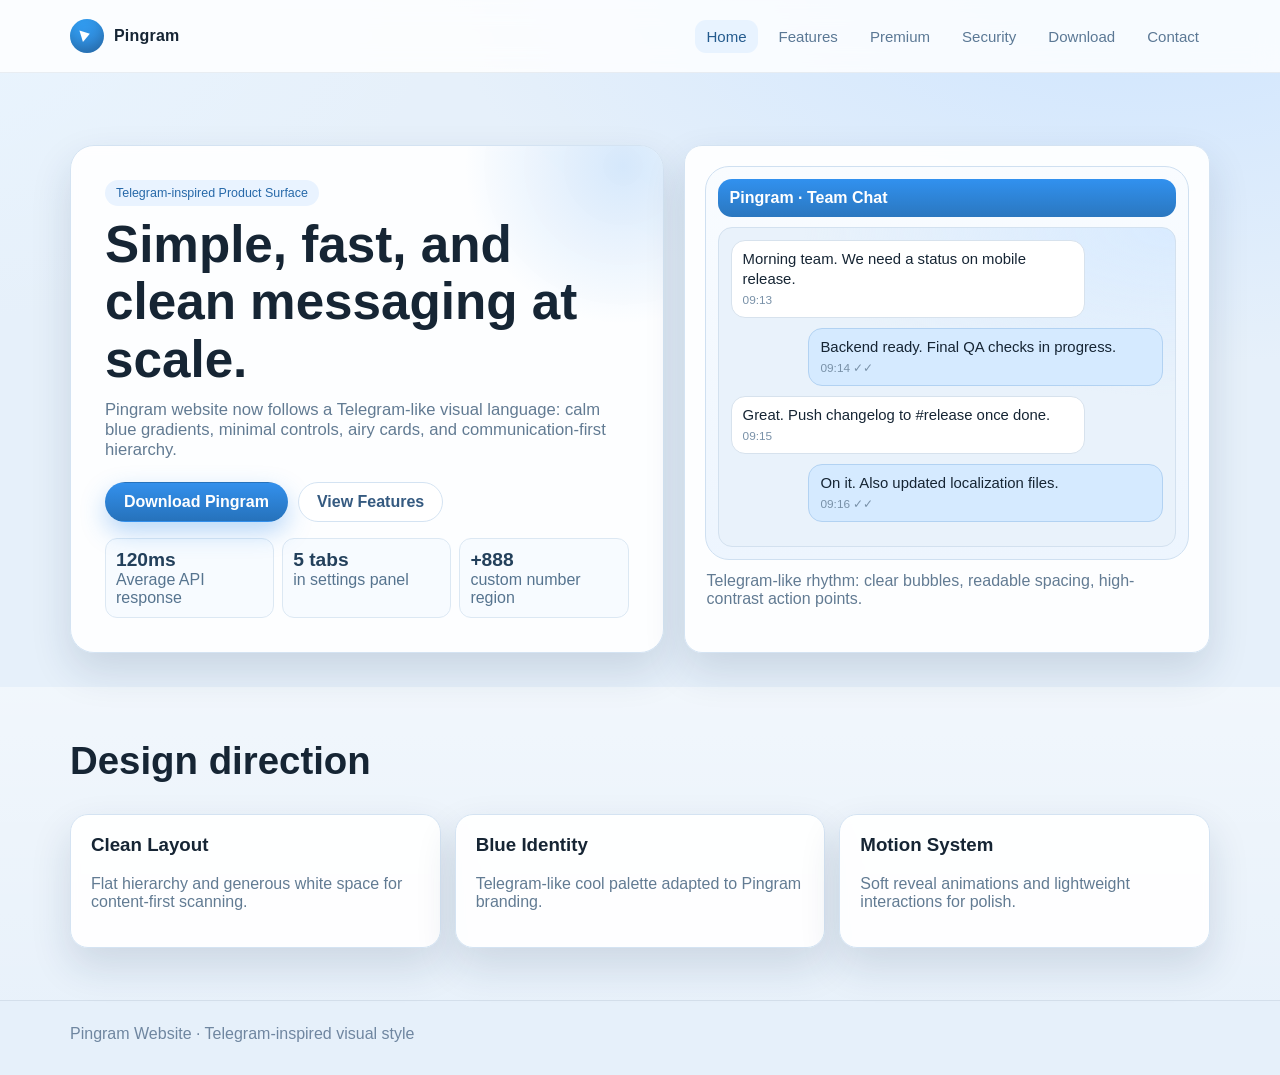
<file: index.html>
<!doctype html>
<html lang="en">
<head>
  <meta charset="UTF-8" />
  <meta name="viewport" content="width=device-width,initial-scale=1" />
  <title>Pingram - Telegram-style Website</title>
  <link rel="preconnect" href="https://fonts.googleapis.com" />
  <link rel="preconnect" href="https://fonts.gstatic.com" crossorigin />
  <link href="https://fonts.googleapis.com/css2?family=Inter:wght@400;500;600;700&display=swap" rel="stylesheet" />
  <link rel="stylesheet" href="css/style.css" />
</head>
<body>
  <header class="topbar">
    <div class="container row">
      <a class="brand" href="index.html"><span class="brand-badge"></span>Pingram</a>
      <button class="mobile-toggle">Menu</button>
      <nav class="nav">
        <a class="active" href="index.html">Home</a>
        <a href="features.html">Features</a>
        <a href="premium.html">Premium</a>
        <a href="security.html">Security</a>
        <a href="download.html">Download</a>
        <a href="contact.html">Contact</a>
      </nav>
    </div>
  </header>

  <main>
    <section class="hero">
      <div class="container hero-grid">
        <div class="hero-panel reveal">
          <span class="badge">Telegram-inspired Product Surface</span>
          <h1>Simple, fast, and clean messaging at scale.</h1>
          <p class="lead">Pingram website now follows a Telegram-like visual language: calm blue gradients, minimal controls, airy cards, and communication-first hierarchy.</p>
          <div class="actions">
            <a class="btn primary" href="download.html">Download Pingram</a>
            <a class="btn secondary" href="features.html">View Features</a>
          </div>
          <div class="kpis">
            <div class="kpi"><strong>120ms</strong>Average API response</div>
            <div class="kpi"><strong>5 tabs</strong>in settings panel</div>
            <div class="kpi"><strong>+888</strong>custom number region</div>
          </div>
        </div>

        <div class="card reveal">
          <div class="phone-mock">
            <div class="phone-top">Pingram · Team Chat</div>
            <div class="chat-area">
              <div class="msg in">Morning team. We need a status on mobile release.<span class="time">09:13</span></div>
              <div class="msg out">Backend ready. Final QA checks in progress.<span class="time">09:14 ✓✓</span></div>
              <div class="msg in">Great. Push changelog to #release once done.<span class="time">09:15</span></div>
              <div class="msg out">On it. Also updated localization files.<span class="time">09:16 ✓✓</span></div>
            </div>
          </div>
          <p class="muted" style="margin:12px 2px 0;">Telegram-like rhythm: clear bubbles, readable spacing, high-contrast action points.</p>
        </div>
      </div>
    </section>

    <section class="section alt">
      <div class="container">
        <h2 class="reveal">Design direction</h2>
        <div class="grid-3">
          <article class="card reveal"><h3>Clean Layout</h3><p class="muted">Flat hierarchy and generous white space for content-first scanning.</p></article>
          <article class="card reveal"><h3>Blue Identity</h3><p class="muted">Telegram-like cool palette adapted to Pingram branding.</p></article>
          <article class="card reveal"><h3>Motion System</h3><p class="muted">Soft reveal animations and lightweight interactions for polish.</p></article>
        </div>
      </div>
    </section>
  </main>

  <footer class="footer">
    <div class="container">Pingram Website · Telegram-inspired visual style</div>
  </footer>
  <script src="js/main.js"></script>
</body>
</html>
</file>
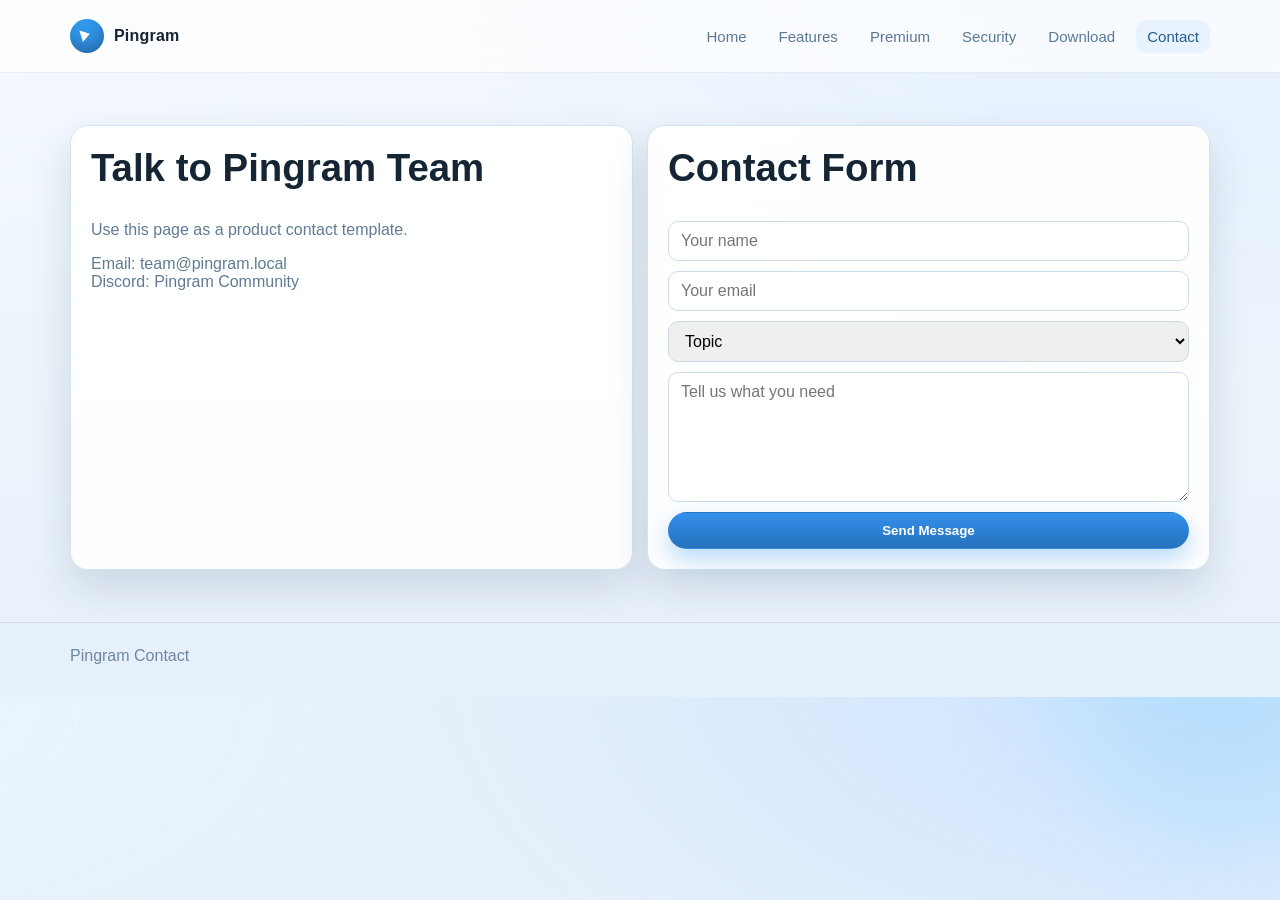
<file: contact.html>
<!doctype html>
<html lang="en">
<head>
  <meta charset="UTF-8" />
  <meta name="viewport" content="width=device-width,initial-scale=1" />
  <title>Pingram Contact</title>
  <link rel="preconnect" href="https://fonts.googleapis.com" />
  <link rel="preconnect" href="https://fonts.gstatic.com" crossorigin />
  <link href="https://fonts.googleapis.com/css2?family=Inter:wght@400;500;600;700&display=swap" rel="stylesheet" />
  <link rel="stylesheet" href="css/style.css" />
</head>
<body>
  <header class="topbar"><div class="container row"><a class="brand" href="index.html"><span class="brand-badge"></span>Pingram</a><button class="mobile-toggle">Menu</button><nav class="nav"><a href="index.html">Home</a><a href="features.html">Features</a><a href="premium.html">Premium</a><a href="security.html">Security</a><a href="download.html">Download</a><a class="active" href="contact.html">Contact</a></nav></div></header>
  <main class="section alt">
    <div class="container grid-2">
      <article class="card reveal">
        <h2>Talk to Pingram Team</h2>
        <p class="muted">Use this page as a product contact template.</p>
        <p class="muted">Email: team@pingram.local<br>Discord: Pingram Community</p>
      </article>
      <article class="card reveal">
        <h2>Contact Form</h2>
        <form class="form" id="contact-form">
          <input type="text" placeholder="Your name" required />
          <input type="email" placeholder="Your email" required />
          <select required>
            <option value="">Topic</option>
            <option>Partnership</option>
            <option>Technical support</option>
            <option>Premium billing</option>
          </select>
          <textarea placeholder="Tell us what you need" required></textarea>
          <button class="btn primary" type="submit">Send Message</button>
          <div class="notice" id="form-notice">Message sent. We'll contact you soon.</div>
        </form>
      </article>
    </div>
  </main>
  <footer class="footer"><div class="container">Pingram Contact</div></footer>
  <script src="js/main.js"></script>
  <script src="js/contact.js"></script>
</body>
</html>
</file>
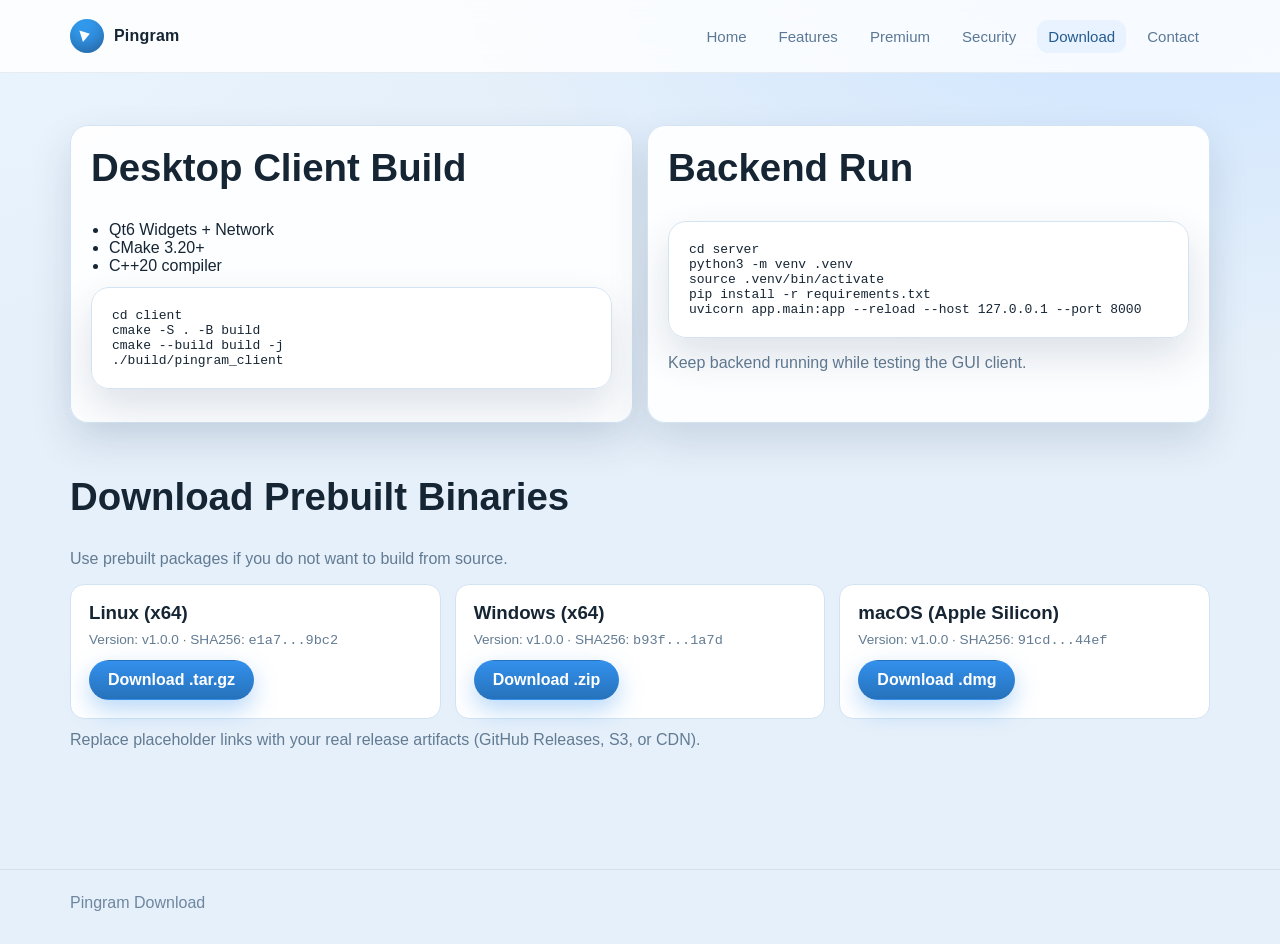
<file: download.html>
<!doctype html>
<html lang="en">
<head>
  <meta charset="UTF-8" />
  <meta name="viewport" content="width=device-width,initial-scale=1" />
  <title>Pingram Download</title>
  <link rel="preconnect" href="https://fonts.googleapis.com" />
  <link rel="preconnect" href="https://fonts.gstatic.com" crossorigin />
  <link href="https://fonts.googleapis.com/css2?family=Inter:wght@400;500;600;700&display=swap" rel="stylesheet" />
  <link rel="stylesheet" href="css/style.css" />
</head>
<body>
  <header class="topbar"><div class="container row"><a class="brand" href="index.html"><span class="brand-badge"></span>Pingram</a><button class="mobile-toggle">Menu</button><nav class="nav"><a href="index.html">Home</a><a href="features.html">Features</a><a href="premium.html">Premium</a><a href="security.html">Security</a><a class="active" href="download.html">Download</a><a href="contact.html">Contact</a></nav></div></header>
  <main class="section">
    <div class="container grid-2">
      <article class="card reveal">
        <h2>Desktop Client Build</h2>
        <ul class="download-list">
          <li>Qt6 Widgets + Network</li>
          <li>CMake 3.20+</li>
          <li>C++20 compiler</li>
        </ul>
        <pre class="card" style="margin-top:12px; white-space:pre-wrap;">cd client
cmake -S . -B build
cmake --build build -j
./build/pingram_client</pre>
      </article>
      <article class="card reveal">
        <h2>Backend Run</h2>
        <pre class="card" style="white-space:pre-wrap;">cd server
python3 -m venv .venv
source .venv/bin/activate
pip install -r requirements.txt
uvicorn app.main:app --reload --host 127.0.0.1 --port 8000</pre>
        <p class="muted">Keep backend running while testing the GUI client.</p>
      </article>
    </div>

    <div class="container section">
      <h2 class="reveal">Download Prebuilt Binaries</h2>
      <p class="muted reveal">Use prebuilt packages if you do not want to build from source.</p>
      <div class="download-grid">
        <article class="bin-card reveal">
          <h3>Linux (x64)</h3>
          <p class="bin-meta">Version: v1.0.0 · SHA256: <code>e1a7...9bc2</code></p>
          <a class="btn primary" href="https://example.com/pingram/pingram-client-linux-x64.tar.gz">Download .tar.gz</a>
        </article>
        <article class="bin-card reveal">
          <h3>Windows (x64)</h3>
          <p class="bin-meta">Version: v1.0.0 · SHA256: <code>b93f...1a7d</code></p>
          <a class="btn primary" href="https://example.com/pingram/pingram-client-win-x64.zip">Download .zip</a>
        </article>
        <article class="bin-card reveal">
          <h3>macOS (Apple Silicon)</h3>
          <p class="bin-meta">Version: v1.0.0 · SHA256: <code>91cd...44ef</code></p>
          <a class="btn primary" href="https://example.com/pingram/pingram-client-macos-arm64.dmg">Download .dmg</a>
        </article>
      </div>
      <p class="muted" style="margin-top:12px;">Replace placeholder links with your real release artifacts (GitHub Releases, S3, or CDN).</p>
    </div>
  </main>
  <footer class="footer"><div class="container">Pingram Download</div></footer>
  <script src="js/main.js"></script>
</body>
</html>
</file>
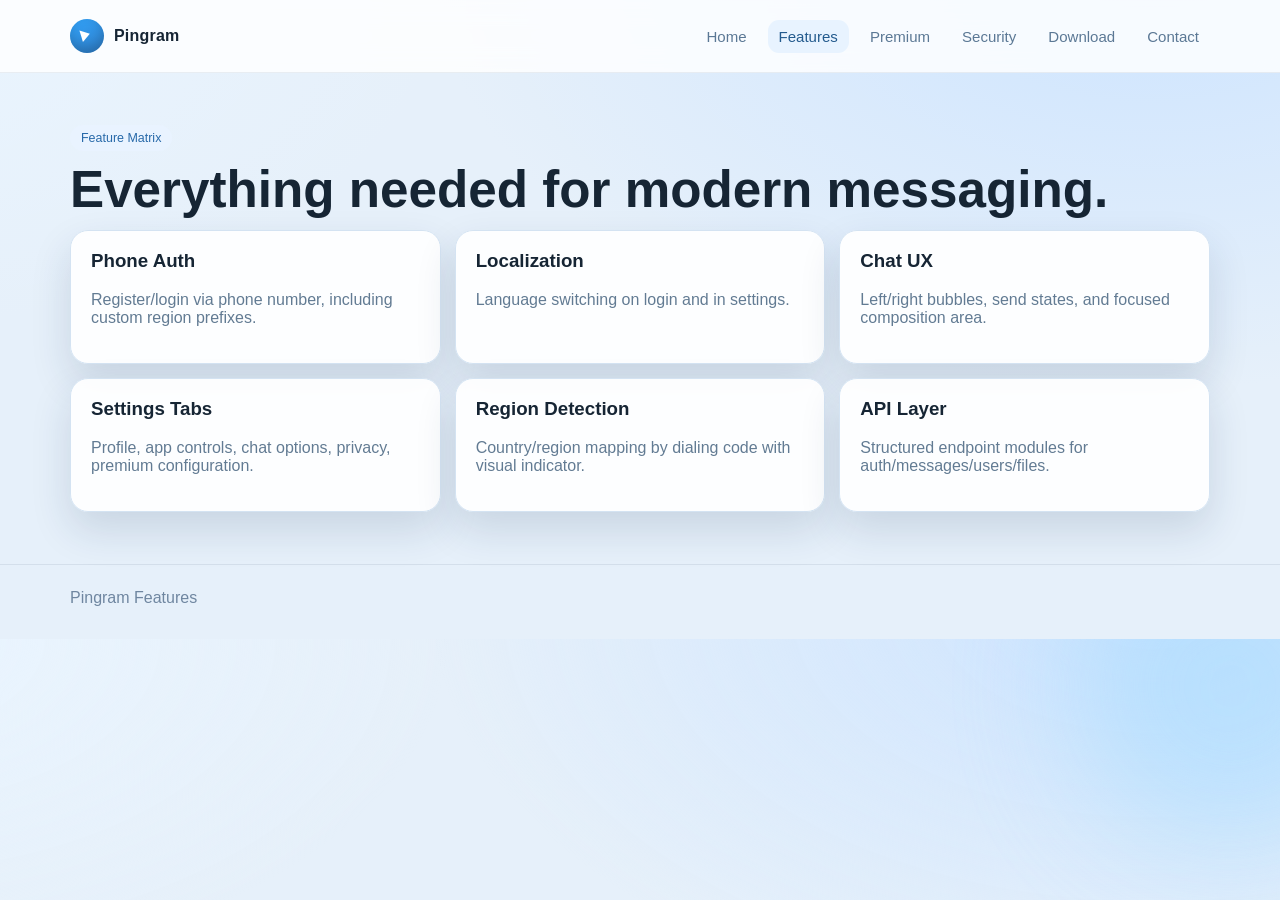
<file: features.html>
<!doctype html>
<html lang="en">
<head>
  <meta charset="UTF-8" />
  <meta name="viewport" content="width=device-width,initial-scale=1" />
  <title>Pingram Features</title>
  <link rel="preconnect" href="https://fonts.googleapis.com" />
  <link rel="preconnect" href="https://fonts.gstatic.com" crossorigin />
  <link href="https://fonts.googleapis.com/css2?family=Inter:wght@400;500;600;700&display=swap" rel="stylesheet" />
  <link rel="stylesheet" href="css/style.css" />
</head>
<body>
  <header class="topbar"><div class="container row"><a class="brand" href="index.html"><span class="brand-badge"></span>Pingram</a><button class="mobile-toggle">Menu</button><nav class="nav"><a href="index.html">Home</a><a class="active" href="features.html">Features</a><a href="premium.html">Premium</a><a href="security.html">Security</a><a href="download.html">Download</a><a href="contact.html">Contact</a></nav></div></header>
  <main class="section">
    <div class="container">
      <span class="badge reveal">Feature Matrix</span>
      <h1 class="reveal">Everything needed for modern messaging.</h1>
      <div class="grid-3">
        <article class="card reveal"><h3>Phone Auth</h3><p class="muted">Register/login via phone number, including custom region prefixes.</p></article>
        <article class="card reveal"><h3>Localization</h3><p class="muted">Language switching on login and in settings.</p></article>
        <article class="card reveal"><h3>Chat UX</h3><p class="muted">Left/right bubbles, send states, and focused composition area.</p></article>
        <article class="card reveal"><h3>Settings Tabs</h3><p class="muted">Profile, app controls, chat options, privacy, premium configuration.</p></article>
        <article class="card reveal"><h3>Region Detection</h3><p class="muted">Country/region mapping by dialing code with visual indicator.</p></article>
        <article class="card reveal"><h3>API Layer</h3><p class="muted">Structured endpoint modules for auth/messages/users/files.</p></article>
      </div>
    </div>
  </main>
  <footer class="footer"><div class="container">Pingram Features</div></footer>
  <script src="js/main.js"></script>
</body>
</html>
</file>
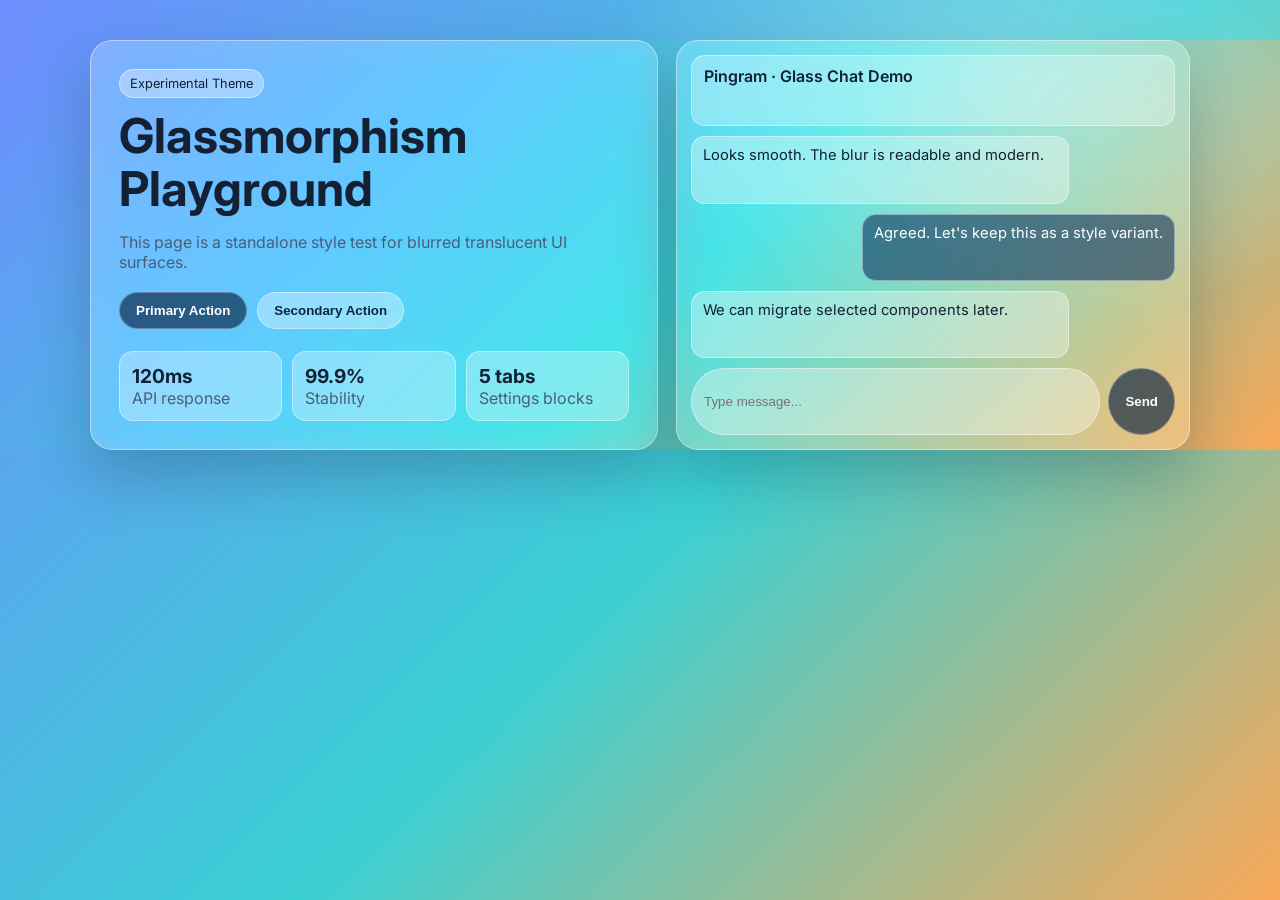
<file: glass-test.html>
<!doctype html>
<html lang="en">
<head>
  <meta charset="UTF-8" />
  <meta name="viewport" content="width=device-width,initial-scale=1" />
  <title>Pingram Glassmorphism Test</title>
  <link rel="preconnect" href="https://fonts.googleapis.com" />
  <link rel="preconnect" href="https://fonts.gstatic.com" crossorigin />
  <link href="https://fonts.googleapis.com/css2?family=Inter:wght@400;500;600;700&display=swap" rel="stylesheet" />
  <link rel="stylesheet" href="css/glassmorphism.css" />
</head>
<body>
  <main class="stage">
    <section class="glass panel">
      <span class="badge">Experimental Theme</span>
      <h1>Glassmorphism Playground</h1>
      <p class="subtitle">This page is a standalone style test for blurred translucent UI surfaces.</p>
      <div class="actions">
        <button class="btn primary">Primary Action</button>
        <button class="btn">Secondary Action</button>
      </div>
      <div class="cards">
        <article class="small-card"><strong>120ms</strong><span class="muted">API response</span></article>
        <article class="small-card"><strong>99.9%</strong><span class="muted">Stability</span></article>
        <article class="small-card"><strong>5 tabs</strong><span class="muted">Settings blocks</span></article>
      </div>
    </section>

    <section class="glass chat-window">
      <div class="chat-top">Pingram · Glass Chat Demo</div>
      <div class="msg">Looks smooth. The blur is readable and modern.</div>
      <div class="msg out">Agreed. Let's keep this as a style variant.</div>
      <div class="msg">We can migrate selected components later.</div>
      <div class="row">
        <input class="input" placeholder="Type message..." />
        <button class="btn primary">Send</button>
      </div>
    </section>
  </main>
</body>
</html>
</file>
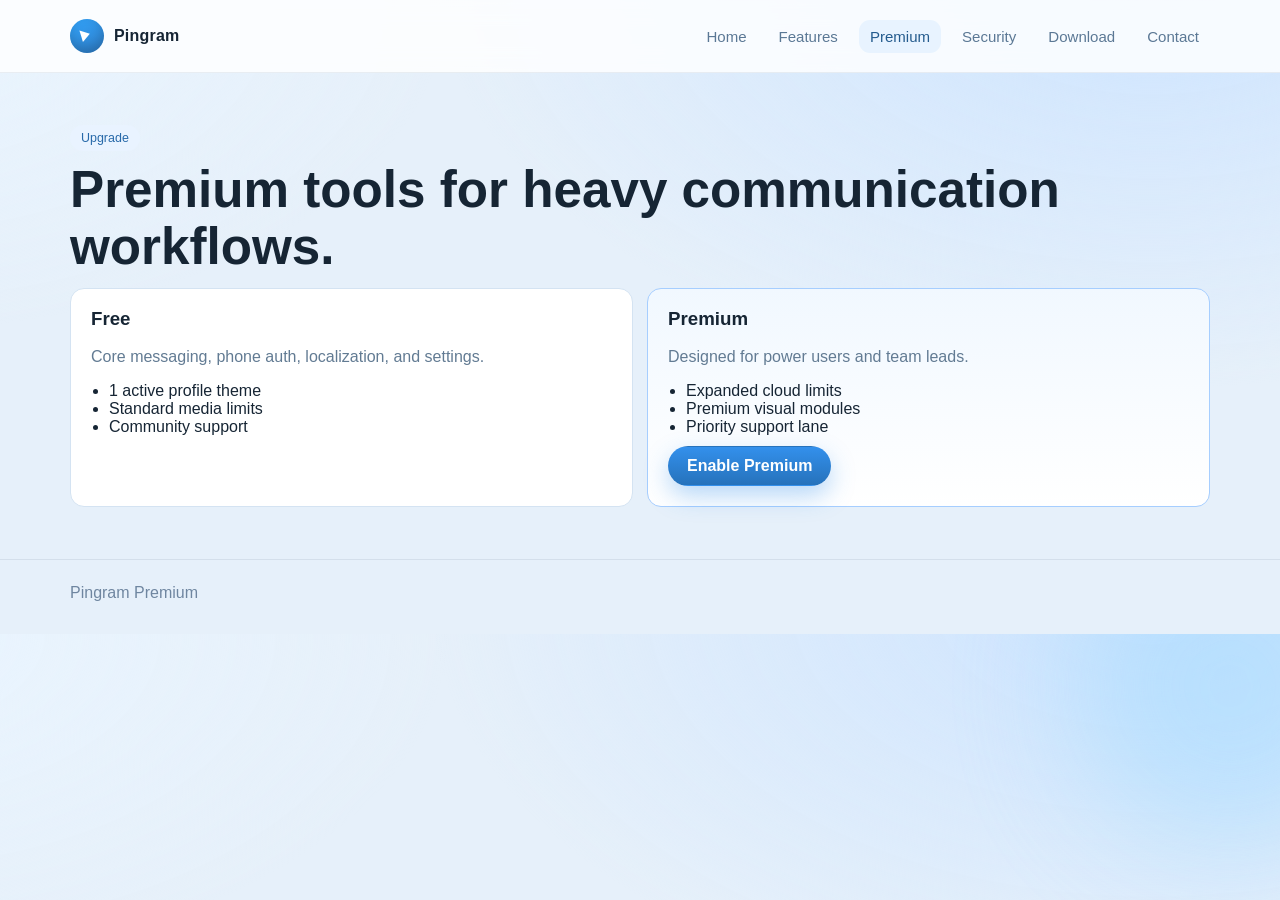
<file: premium.html>
<!doctype html>
<html lang="en">
<head>
  <meta charset="UTF-8" />
  <meta name="viewport" content="width=device-width,initial-scale=1" />
  <title>Pingram Premium</title>
  <link rel="preconnect" href="https://fonts.googleapis.com" />
  <link rel="preconnect" href="https://fonts.gstatic.com" crossorigin />
  <link href="https://fonts.googleapis.com/css2?family=Inter:wght@400;500;600;700&display=swap" rel="stylesheet" />
  <link rel="stylesheet" href="css/style.css" />
</head>
<body>
  <header class="topbar"><div class="container row"><a class="brand" href="index.html"><span class="brand-badge"></span>Pingram</a><button class="mobile-toggle">Menu</button><nav class="nav"><a href="index.html">Home</a><a href="features.html">Features</a><a class="active" href="premium.html">Premium</a><a href="security.html">Security</a><a href="download.html">Download</a><a href="contact.html">Contact</a></nav></div></header>
  <main class="section">
    <div class="container">
      <span class="badge reveal">Upgrade</span>
      <h1 class="reveal">Premium tools for heavy communication workflows.</h1>
      <div class="pricing">
        <article class="price-card reveal">
          <h3>Free</h3>
          <p class="muted">Core messaging, phone auth, localization, and settings.</p>
          <ul class="list"><li>1 active profile theme</li><li>Standard media limits</li><li>Community support</li></ul>
        </article>
        <article class="price-card highlight reveal">
          <h3>Premium</h3>
          <p class="muted">Designed for power users and team leads.</p>
          <ul class="list"><li>Expanded cloud limits</li><li>Premium visual modules</li><li>Priority support lane</li></ul>
          <a class="btn primary" href="download.html" style="margin-top:10px;">Enable Premium</a>
        </article>
      </div>
    </div>
  </main>
  <footer class="footer"><div class="container">Pingram Premium</div></footer>
  <script src="js/main.js"></script>
</body>
</html>
</file>
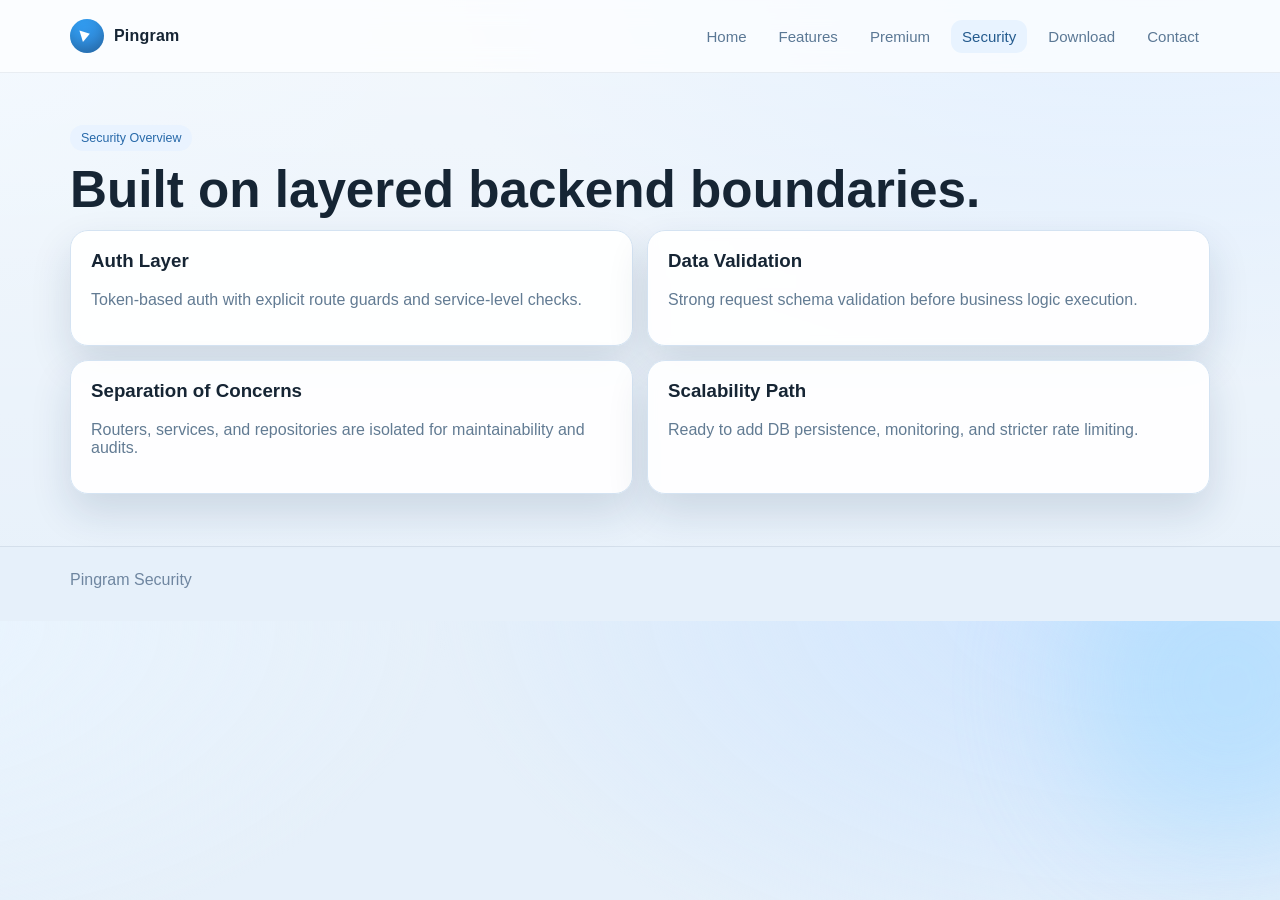
<file: security.html>
<!doctype html>
<html lang="en">
<head>
  <meta charset="UTF-8" />
  <meta name="viewport" content="width=device-width,initial-scale=1" />
  <title>Pingram Security</title>
  <link rel="preconnect" href="https://fonts.googleapis.com" />
  <link rel="preconnect" href="https://fonts.gstatic.com" crossorigin />
  <link href="https://fonts.googleapis.com/css2?family=Inter:wght@400;500;600;700&display=swap" rel="stylesheet" />
  <link rel="stylesheet" href="css/style.css" />
</head>
<body>
  <header class="topbar"><div class="container row"><a class="brand" href="index.html"><span class="brand-badge"></span>Pingram</a><button class="mobile-toggle">Menu</button><nav class="nav"><a href="index.html">Home</a><a href="features.html">Features</a><a href="premium.html">Premium</a><a class="active" href="security.html">Security</a><a href="download.html">Download</a><a href="contact.html">Contact</a></nav></div></header>
  <main class="section alt">
    <div class="container">
      <span class="badge reveal">Security Overview</span>
      <h1 class="reveal">Built on layered backend boundaries.</h1>
      <div class="grid-2">
        <article class="card reveal"><h3>Auth Layer</h3><p class="muted">Token-based auth with explicit route guards and service-level checks.</p></article>
        <article class="card reveal"><h3>Data Validation</h3><p class="muted">Strong request schema validation before business logic execution.</p></article>
        <article class="card reveal"><h3>Separation of Concerns</h3><p class="muted">Routers, services, and repositories are isolated for maintainability and audits.</p></article>
        <article class="card reveal"><h3>Scalability Path</h3><p class="muted">Ready to add DB persistence, monitoring, and stricter rate limiting.</p></article>
      </div>
    </div>
  </main>
  <footer class="footer"><div class="container">Pingram Security</div></footer>
  <script src="js/main.js"></script>
</body>
</html>
</file>
<file: css/style.css>
:root {
  --bg: #e6f0fa;
  --bg-soft: #f1f7fe;
  --ink: #162534;
  --muted: #627b93;
  --line: #d4e3f2;
  --card: rgba(255, 255, 255, 0.92);
  --brand: #3390ec;
  --brand-2: #2672bb;
  --brand-soft: #e9f3ff;
  --radius: 18px;
  --shadow: 0 18px 40px rgba(20, 53, 84, 0.14);
}

* { box-sizing: border-box; }

html, body {
  margin: 0;
  padding: 0;
  font-family: "Sora", "Manrope", "Segoe UI", sans-serif;
  color: var(--ink);
  background:
    radial-gradient(1200px 700px at 90% -5%, #cde4ff 0%, transparent 60%),
    radial-gradient(900px 520px at -10% 0%, #eaf5ff 0%, transparent 64%),
    var(--bg);
}

body::before,
body::after {
  content: "";
  position: fixed;
  border-radius: 50%;
  filter: blur(60px);
  opacity: 0.45;
  pointer-events: none;
  z-index: -1;
}

body::before {
  width: 260px;
  height: 260px;
  background: #7bc0ff;
  top: 12%;
  left: -80px;
  animation: driftA 13s ease-in-out infinite;
}

body::after {
  width: 320px;
  height: 320px;
  background: #9bd8ff;
  right: -110px;
  bottom: 6%;
  animation: driftB 16s ease-in-out infinite;
}

@keyframes driftA {
  0%, 100% { transform: translateY(0px); }
  50% { transform: translateY(26px); }
}

@keyframes driftB {
  0%, 100% { transform: translateY(0px); }
  50% { transform: translateY(-24px); }
}

a { color: inherit; text-decoration: none; }

.container {
  width: min(1140px, calc(100% - 40px));
  margin: 0 auto;
}

.topbar {
  position: sticky;
  top: 0;
  z-index: 40;
  backdrop-filter: blur(12px);
  background: rgba(255, 255, 255, 0.82);
  border-bottom: 1px solid rgba(23, 59, 93, 0.08);
}

.topbar .row {
  display: flex;
  align-items: center;
  justify-content: space-between;
  min-height: 72px;
}

.brand {
  display: inline-flex;
  align-items: center;
  gap: 10px;
  font-weight: 700;
  letter-spacing: 0.2px;
}

.brand-badge {
  width: 34px;
  height: 34px;
  border-radius: 50%;
  background: linear-gradient(145deg, #32a4fb, #2f7fcb);
  position: relative;
  box-shadow: inset 0 -6px 12px rgba(0,0,0,0.18);
}

.brand-badge::before {
  content: "";
  position: absolute;
  width: 0;
  height: 0;
  border-left: 9px solid #fff;
  border-top: 6px solid transparent;
  border-bottom: 6px solid transparent;
  top: 10px;
  left: 11px;
  transform: rotate(-17deg);
}

.nav {
  display: flex;
  align-items: center;
  gap: 10px;
}

.nav a {
  font-size: 0.94rem;
  color: #5b7895;
  padding: 8px 11px;
  border-radius: 11px;
  transition: 0.22s;
}

.nav a:hover,
.nav a.active {
  color: #245b8e;
  background: #e8f3ff;
}

.mobile-toggle {
  display: none;
  border: 1px solid var(--line);
  background: #fff;
  border-radius: 10px;
  padding: 8px 12px;
}

.hero { padding: 72px 0 34px; }

.hero-grid {
  display: grid;
  grid-template-columns: 1.06fr 0.94fr;
  gap: 20px;
}

.hero-panel,
.card {
  border: 1px solid var(--line);
  border-radius: 24px;
  box-shadow: var(--shadow);
  background: var(--card);
  backdrop-filter: blur(4px);
}

.hero-panel {
  padding: 34px;
  position: relative;
  overflow: hidden;
}

.hero-panel::after {
  content: "";
  position: absolute;
  width: 320px;
  height: 320px;
  border-radius: 50%;
  background: radial-gradient(circle, rgba(51, 144, 236, 0.2), transparent 70%);
  right: -120px;
  top: -140px;
}

h1, h2, h3 { margin-top: 0; line-height: 1.12; }

h1 {
  font-size: clamp(2.1rem, 4vw, 3.35rem);
  margin-bottom: 12px;
}

h2 { font-size: clamp(1.7rem, 3vw, 2.45rem); }

.lead {
  color: var(--muted);
  margin: 0 0 22px;
  font-size: 1.04rem;
}

.badge {
  display: inline-block;
  border-radius: 999px;
  padding: 6px 11px;
  font-size: 0.78rem;
  background: var(--brand-soft);
  color: #2769a9;
  margin-bottom: 10px;
}

.actions { display: flex; gap: 10px; flex-wrap: wrap; }

.btn {
  display: inline-flex;
  align-items: center;
  justify-content: center;
  border-radius: 999px;
  border: 1px solid transparent;
  padding: 10px 18px;
  font-weight: 600;
  transition: transform 0.2s, box-shadow 0.2s, background 0.2s;
  position: relative;
  overflow: hidden;
}

.btn:hover { transform: translateY(-1px); }

.btn.primary {
  color: #fff;
  background: linear-gradient(180deg, var(--brand), var(--brand-2));
  box-shadow: 0 10px 24px rgba(51, 144, 236, 0.35);
}

.btn.primary::after {
  content: "";
  position: absolute;
  width: 30%;
  height: 180%;
  background: rgba(255, 255, 255, 0.22);
  left: -45%;
  top: -40%;
  transform: skewX(-20deg);
  transition: left 0.45s ease;
}

.btn.primary:hover::after { left: 120%; }

.btn.secondary {
  border-color: var(--line);
  background: #fff;
  color: #355a80;
}

.kpis {
  margin-top: 16px;
  display: grid;
  grid-template-columns: repeat(3, 1fr);
  gap: 8px;
}

.kpi {
  border: 1px solid #dce8f3;
  background: #f7fbff;
  border-radius: 12px;
  padding: 10px;
  color: #56748f;
}

.kpi strong { display: block; color: #23405b; font-size: 1.2rem; }

.card { padding: 20px; border-radius: var(--radius); }

.phone-mock {
  border: 1px solid #cfe0f1;
  border-radius: 24px;
  background: linear-gradient(180deg, #f9fcff, #edf5fe);
  padding: 12px;
}

.phone-top {
  border-radius: 14px;
  background: linear-gradient(180deg, #3191ef, #2b77bf);
  color: #fff;
  padding: 10px 12px;
  font-weight: 600;
  margin-bottom: 10px;
}

.chat-area {
  border-radius: 14px;
  background:
    radial-gradient(620px 280px at 100% 0%, #d9ebff 0, transparent 60%),
    #e9f2fb;
  border: 1px solid #d3e1ef;
  min-height: 320px;
  padding: 12px;
}

.msg {
  max-width: 82%;
  border-radius: 14px;
  padding: 8px 11px;
  margin-bottom: 10px;
  font-size: 0.93rem;
  line-height: 1.35;
}

.msg.in { background: #fff; border: 1px solid #d7e2ed; }
.msg.out { margin-left: auto; background: #d5eaff; border: 1px solid #b2d2f2; }

.msg .time {
  display: block;
  margin-top: 4px;
  font-size: 0.74rem;
  color: #7991a8;
}

.section { padding: 52px 0; }
.section.alt { background: linear-gradient(180deg, rgba(255,255,255,0.45), rgba(255,255,255,0.1)); }

.grid-3 { display: grid; grid-template-columns: repeat(3, 1fr); gap: 14px; }
.grid-2 { display: grid; grid-template-columns: repeat(2, 1fr); gap: 14px; }

.muted { color: var(--muted); }
.list, .download-list { margin: 10px 0 0; padding-left: 18px; }

.pricing { display: grid; grid-template-columns: 1fr 1fr; gap: 14px; }
.price-card {
  border: 1px solid var(--line);
  border-radius: 14px;
  background: #fff;
  padding: 20px;
}
.price-card.highlight {
  border: 1px solid #a6ceff;
  background: linear-gradient(180deg, #f1f8ff, #fff);
}

.download-grid {
  display: grid;
  grid-template-columns: repeat(3, 1fr);
  gap: 14px;
}

.bin-card {
  border: 1px solid var(--line);
  border-radius: 14px;
  background: #fff;
  padding: 18px;
}

.bin-card h3 {
  margin-bottom: 8px;
}

.bin-meta {
  font-size: 0.85rem;
  color: var(--muted);
  margin: 8px 0 12px;
}

.form { display: grid; gap: 10px; }
.form input, .form textarea, .form select {
  width: 100%;
  border: 1px solid #ccdae9;
  border-radius: 10px;
  padding: 10px 12px;
  font: inherit;
}
.form textarea { min-height: 130px; resize: vertical; }
.notice {
  display: none;
  padding: 10px 12px;
  border-radius: 10px;
  background: #e9f8ef;
  border: 1px solid #bde9cd;
  color: #1a6642;
}
.notice.show { display: block; }

.footer {
  padding: 24px 0 32px;
  border-top: 1px solid rgba(36, 60, 84, 0.09);
  color: #6f86a0;
}

.reveal {
  opacity: 0;
  transform: translateY(16px);
  transition: 0.5s ease;
}
.reveal.show { opacity: 1; transform: translateY(0); }

@media (max-width: 980px) {
  .hero-grid, .grid-3, .grid-2, .pricing, .download-grid { grid-template-columns: 1fr; }

  .nav {
    position: absolute;
    top: 72px;
    right: 14px;
    width: 220px;
    background: #fff;
    border: 1px solid var(--line);
    border-radius: 12px;
    box-shadow: var(--shadow);
    padding: 10px;
    flex-direction: column;
    align-items: stretch;
    display: none;
  }
  .nav.open { display: flex; }
  .mobile-toggle { display: inline-flex; }
  .hero { padding-top: 44px; }
}
</file>
<file: css/glassmorphism.css>
:root {
  --bg-1: #6c8dff;
  --bg-2: #3ad0d3;
  --bg-3: #f9a857;
  --ink: #142033;
  --muted: #4a5e79;
  --glass: rgba(255, 255, 255, 0.24);
  --glass-strong: rgba(255, 255, 255, 0.34);
  --line: rgba(255, 255, 255, 0.42);
  --shadow: 0 26px 58px rgba(19, 30, 48, 0.24);
}

* {
  box-sizing: border-box;
}

html,
body {
  margin: 0;
  padding: 0;
  min-height: 100%;
  font-family: "Inter", "Segoe UI", sans-serif;
  color: var(--ink);
  background:
    radial-gradient(700px 400px at 80% 10%, rgba(255, 255, 255, 0.35), transparent 60%),
    linear-gradient(135deg, var(--bg-1), var(--bg-2) 55%, var(--bg-3));
}

.stage {
  width: min(1100px, calc(100% - 40px));
  margin: 40px auto;
  display: grid;
  grid-template-columns: 1.05fr 0.95fr;
  gap: 18px;
}

.glass {
  background: var(--glass);
  border: 1px solid var(--line);
  border-radius: 22px;
  box-shadow: var(--shadow);
  backdrop-filter: blur(16px) saturate(140%);
  -webkit-backdrop-filter: blur(16px) saturate(140%);
}

.panel {
  padding: 28px;
}

h1,
h2,
h3 {
  margin: 0 0 12px;
  line-height: 1.1;
}

h1 {
  font-size: clamp(1.9rem, 3.8vw, 3rem);
}

.subtitle,
.muted {
  color: var(--muted);
}

.badge {
  display: inline-block;
  margin-bottom: 12px;
  padding: 6px 10px;
  border-radius: 999px;
  background: var(--glass-strong);
  border: 1px solid var(--line);
  font-size: 0.8rem;
}

.actions {
  margin-top: 20px;
  display: flex;
  gap: 10px;
  flex-wrap: wrap;
}

.btn {
  border: 1px solid var(--line);
  border-radius: 999px;
  padding: 10px 16px;
  background: var(--glass-strong);
  color: #0f2642;
  font-weight: 600;
  cursor: pointer;
}

.btn.primary {
  background: rgba(12, 36, 67, 0.66);
  color: #fff;
  border: 1px solid rgba(255, 255, 255, 0.28);
}

.cards {
  margin-top: 22px;
  display: grid;
  grid-template-columns: repeat(3, 1fr);
  gap: 10px;
}

.small-card {
  padding: 12px;
  border-radius: 14px;
  border: 1px solid var(--line);
  background: rgba(255, 255, 255, 0.3);
}

.small-card strong {
  display: block;
  font-size: 1.2rem;
}

.chat-window {
  padding: 14px;
  display: grid;
  gap: 10px;
}

.chat-top {
  border-radius: 14px;
  border: 1px solid var(--line);
  background: rgba(255, 255, 255, 0.3);
  padding: 10px 12px;
  font-weight: 600;
}

.msg {
  max-width: 78%;
  padding: 9px 11px;
  border-radius: 14px;
  border: 1px solid var(--line);
  background: rgba(255, 255, 255, 0.34);
  font-size: 0.92rem;
}

.msg.out {
  margin-left: auto;
  background: rgba(13, 46, 90, 0.58);
  color: #fff;
}

.row {
  display: grid;
  grid-template-columns: 1fr auto;
  gap: 8px;
}

.input {
  border-radius: 999px;
  border: 1px solid var(--line);
  background: rgba(255, 255, 255, 0.35);
  padding: 10px 12px;
  color: #15314f;
}

@media (max-width: 980px) {
  .stage {
    grid-template-columns: 1fr;
  }

  .cards {
    grid-template-columns: 1fr;
  }
}
</file>
